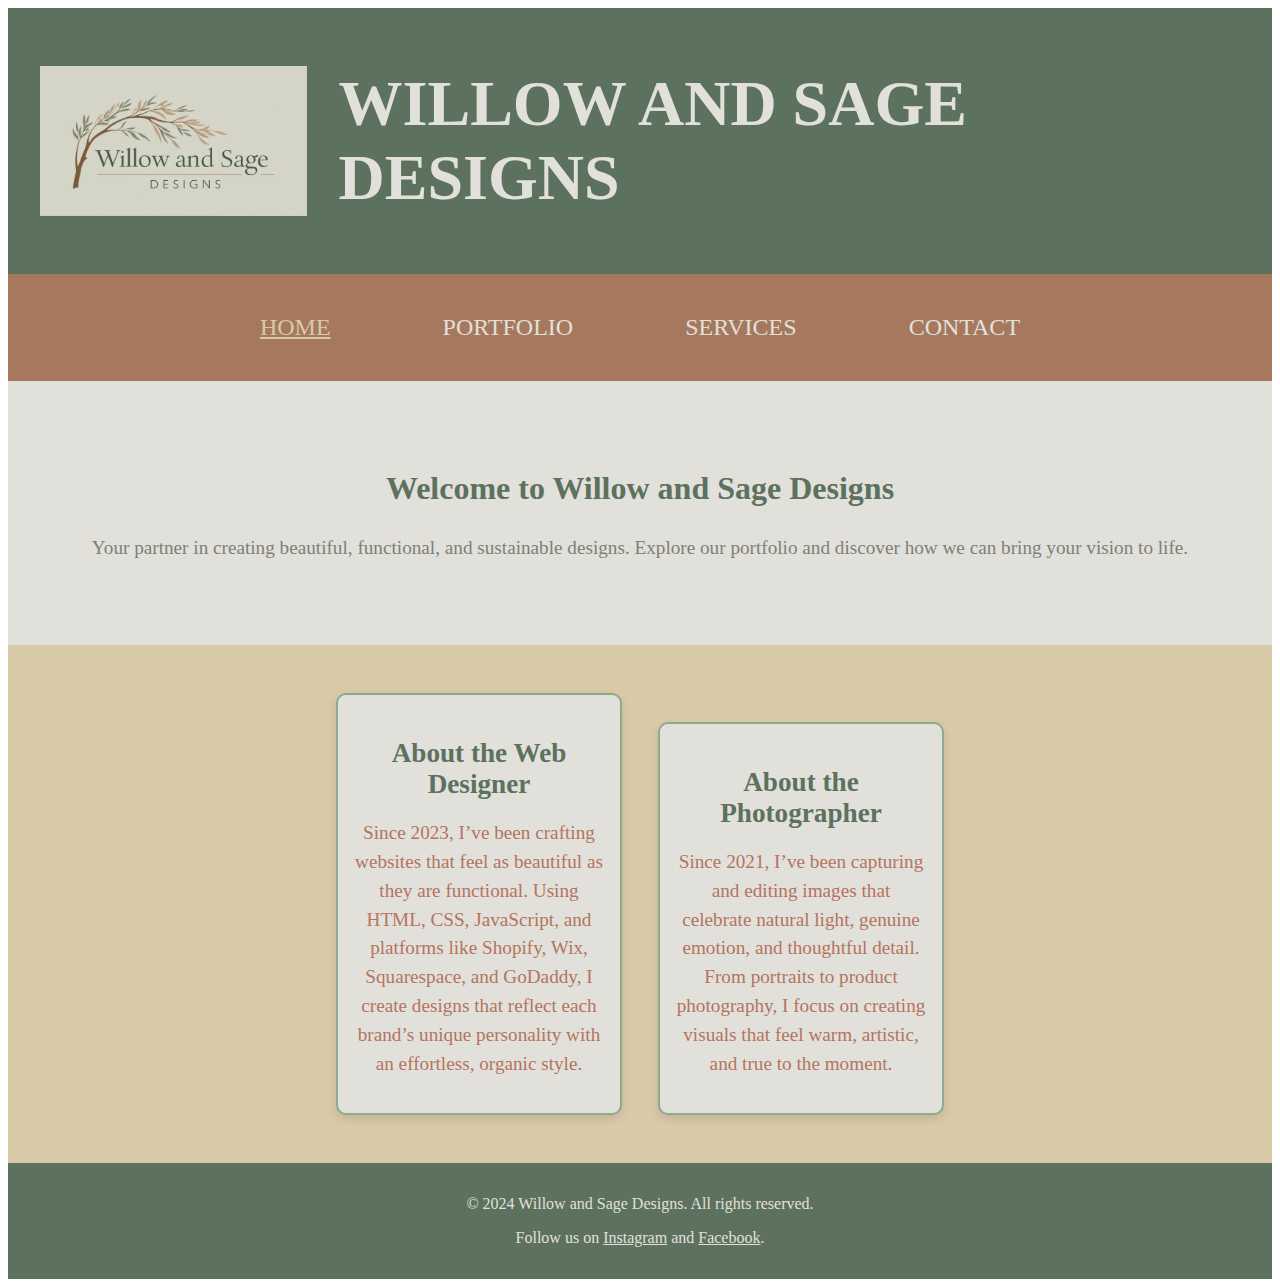
<file: index.html>
<!DOCTYPE html>
<html>
  <head>
    <title>Willow and Sage Designs</title>
    <link rel="stylesheet" href="styles.css">
  </head>
  <body>
    <header class="header">
      <img src="/Willow and Sage Designs logo NEW.jpg" alt="Willow and Sage Designs Logo" class="logo">
      <h1 class="main-heading">WILLOW AND SAGE DESIGNS</h1>
    </header>
    <nav class="navigation">
      <ul>
        <li><a href="index.html" id="active">HOME</a></li>
        <li><a href="portfolio.html">PORTFOLIO</a></li>
        <li class="dropdown">
          <a href="services.html" class="dropbtn">SERVICES</a>
          <ul class="dropdown-content">
            <li><a href="websites.html">WEBSITES</a></li>
            <li><a href="photography.html">PHOTOGRAPHY</a></li>
          </ul>
        </li>
        <li><a href="contact.html">CONTACT</a></li>
      </ul>
    </nav>
    <main class="content">
      <section class="intro">
        <h2 class="sub-heading">Welcome to Willow and Sage Designs</h2>
        <p class="body-text">Your partner in creating beautiful, functional, and sustainable designs. Explore our portfolio and discover how we can bring your vision to life.</p>
      </section>
      <section class="designer-infos">
        <section class="designer-info">
          <h3 class="sub-heading">About the Web Designer</h3>
          <p class="body-text">Since 2023, I’ve been crafting websites that feel as beautiful as they are functional. Using HTML, CSS, JavaScript, and platforms like Shopify, Wix, Squarespace, and GoDaddy, I create designs that reflect each brand’s unique personality with an effortless, organic style.</p>
        </section>
        <section class="designer-info">
          <h3 class="sub-heading">About the Photographer</h3>
          <p class="body-text">Since 2021, I’ve been capturing and editing images that celebrate natural light, genuine emotion, and thoughtful detail. From portraits to product photography, I focus on creating visuals that feel warm, artistic, and true to the moment.</p>
        </section>
      </section>
    </main>
    <footer class="footer">
      <p class="footer-text">© 2024 Willow and Sage Designs. All rights reserved.</p>
      <p class="footer-text">Follow us on 
        <a href="https://www.instagram.com/willowandsage.designs" target="_blank">Instagram</a> and  
        <a href="https://www.facebook.com/willowandsagedesigns" target="_blank">Facebook</a>.</p>
    </footer>
  </body>
</html>
</file>
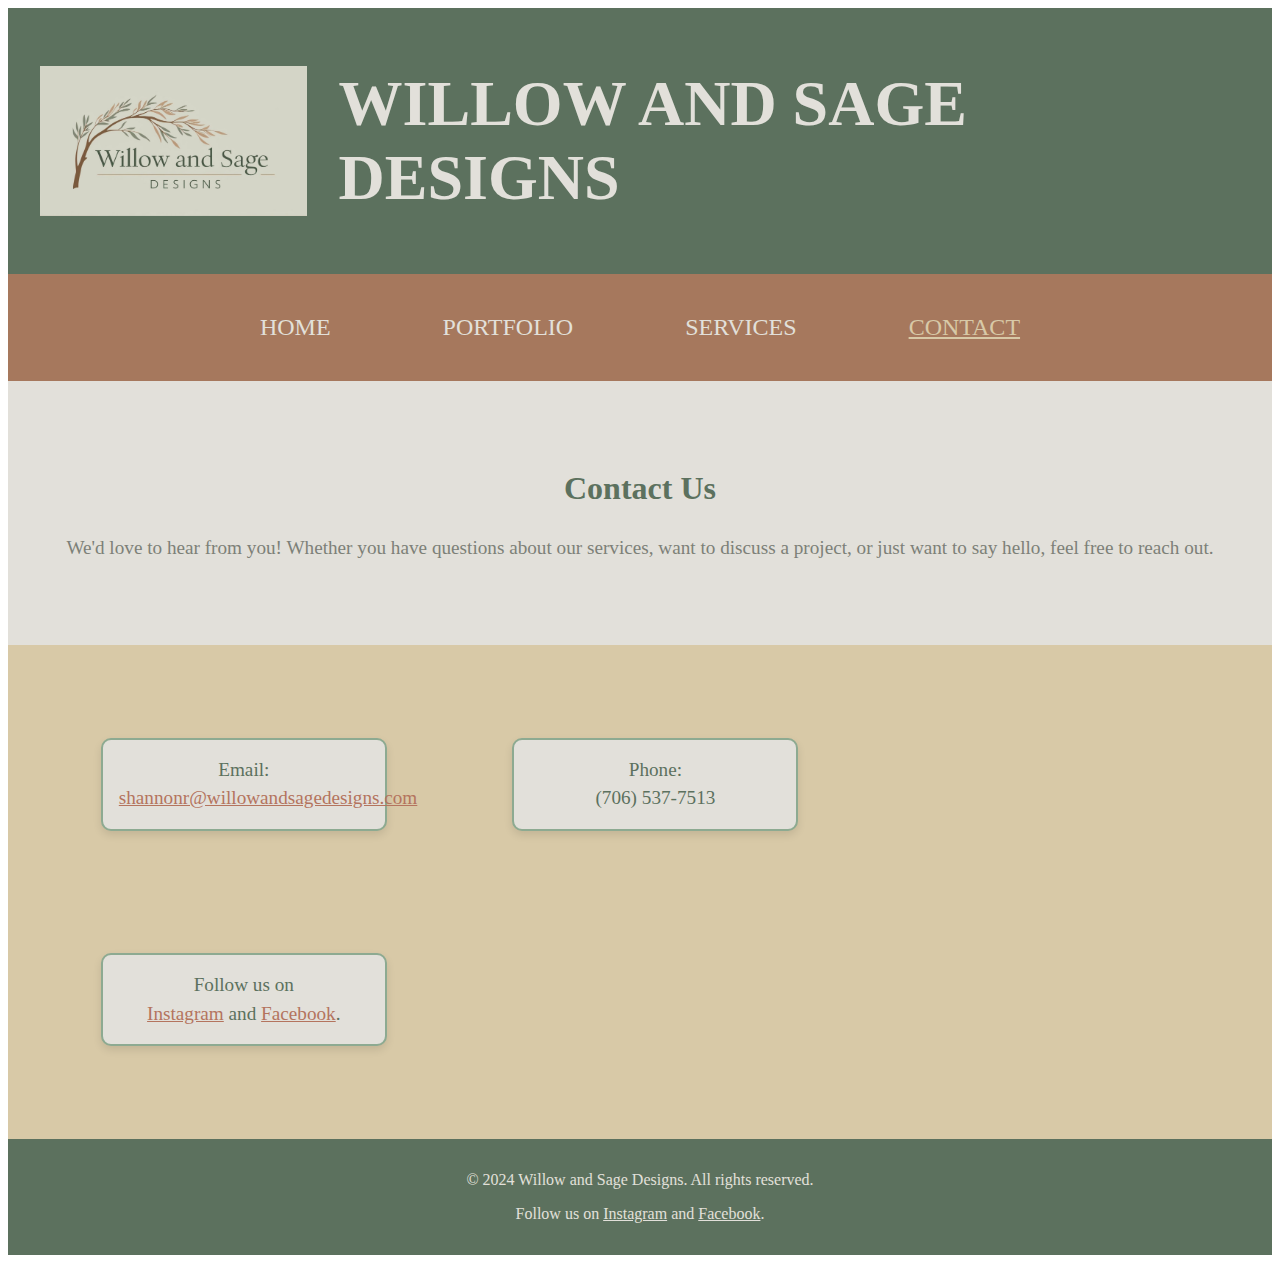
<file: contact.html>
<!DOCTYPE html>
<html>
  <head>
    <link rel="stylesheet" href="styles.css">
    <title>Willow and Sage Designs</title>
  </head>
  <body>
    <header class="header">
      <img src="/Willow and Sage Designs logo NEW.jpg" alt="Willow and Sage Designs Logo" class="logo">
      <h1 class="main-heading">WILLOW AND SAGE DESIGNS</h1>
    </header>
    <nav class="navigation">
      <ul>
        <li><a href="index.html">HOME</a></li>
        <li><a href="portfolio.html">PORTFOLIO</a></li>
        <li class="dropdown">
          <a href="services.html" class="dropbtn">SERVICES</a>
          <ul class="dropdown-content">
            <li><a href="websites.html">WEBSITES</a></li>
            <li><a href="photography.html">PHOTOGRAPHY</a></li>
          </ul>
        </li>
        <li><a href="contact.html" id="active">CONTACT</a></li>
      </ul>
    </nav>
    <main class="content">
      <section class="intro">
        <h2 class="sub-heading">Contact Us</h2>
        <p class="body-text">We'd love to hear from you! Whether you have questions about our services, want to discuss a project, or just want to say hello, feel free to reach out.</p>
      </section>
      <section class="contact-info">
        <p class="contact-text">Email: <a href="mailto:shannonr@willowandsagedesigns.com?subject=Free Quote Request&body=Hi Shannon,%0D%0A%0D%0AI’m interested in learning more about your services. Here are some details about my project:%0D%0A%0D%0A">shannonr@willowandsagedesigns.com</a></p>
        <p class="contact-text">Phone: <br> (706) 537-7513</p>
        <p class="contact-text">Follow us on <br> 
          <a href="https://www.instagram.com/willowandsage.designs" target="_blank">Instagram</a> and 
          <a href="https://www.facebook.com/willowandsagedesigns" target="_blank">Facebook</a>.</p>
      </section>
    </main>
    <footer class="footer">
      <p class="footer-text">© 2024 Willow and Sage Designs. All rights reserved.</p>
      <p class="footer-text">Follow us on 
        <a href="https://www.instagram.com/willowandsage.designs" target="_blank">Instagram</a> and  
        <a href="https://www.facebook.com/willowandsagedesigns" target="_blank">Facebook</a>.</p>
    </footer>
  </body>
</html>
</file>
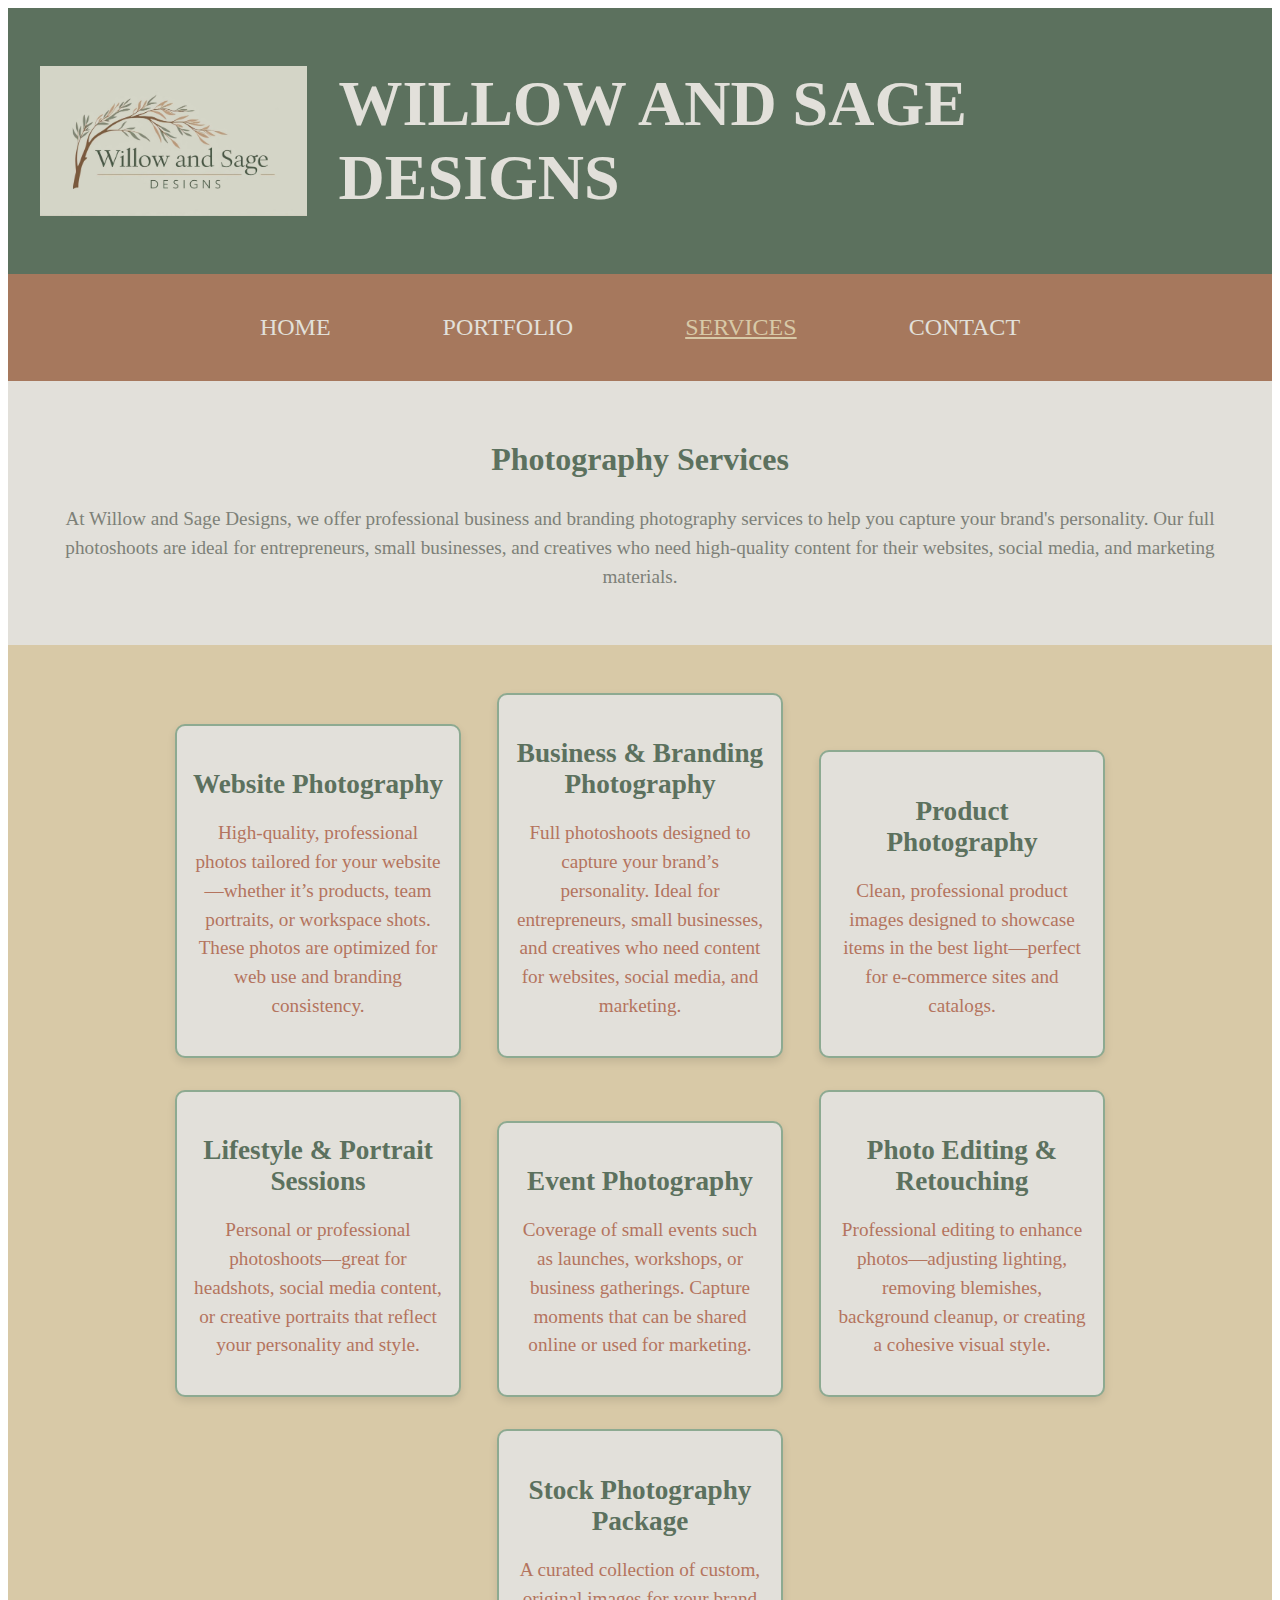
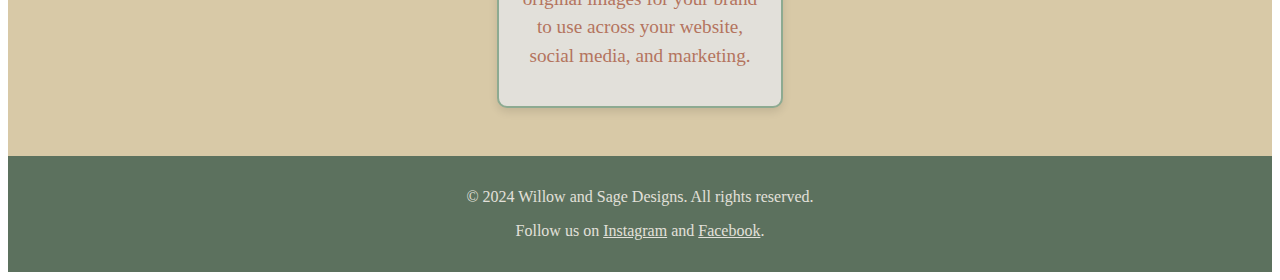
<file: photography.html>
<!DOCTYPE html>
<html>
  <head>
    <title>Willow and Sage Designs</title>
    <link rel="stylesheet" href="styles.css">
  </head>
  <body>
    <header class="header">
      <img src="/Willow and Sage Designs logo NEW.jpg" alt="Willow and Sage Designs Logo" class="logo">
      <h1 class="main-heading">WILLOW AND SAGE DESIGNS</h1>
    </header>
    <nav class="navigation">
      <ul>
        <li><a href="index.html">HOME</a></li>
        <li><a href="portfolio.html">PORTFOLIO</a></li>
        <li class="dropdown">
          <a href="services.html" class="dropbtn" id="active">SERVICES</a>
            <ul class="dropdown-content">
              <li><a href="websites.html">WEBSITES</a></li>
              <li><a href="photography.html">PHOTOGRAPHY</a></li>
            </ul>
        </li>
        <li><a href="contact.html">CONTACT</a></li>
      </ul>
    </nav>
    <main class="content">
      <section class="intro">
        <h2 class="sub-heading">Photography Services</h2>
        <p class="body-text">At Willow and Sage Designs, we offer professional business and branding photography services to help you capture your brand's personality. Our full photoshoots are ideal for entrepreneurs, small businesses, and creatives who need high-quality content for their websites, social media, and marketing materials.</p>
      </section>
      <section class="services">
        <section class="service">
          <h3 class="service-title">Website Photography</h3>
          <p class="service-bio">High-quality, professional photos tailored for your website—whether it’s products, team portraits, or workspace shots. These photos are optimized for web use and branding consistency.</p>
        </section>
        <section class="service">
          <h3 class="service-title">Business & Branding Photography</h3>
          <p class="service-bio">Full photoshoots designed to capture your brand’s personality. Ideal for entrepreneurs, small businesses, and creatives who need content for websites, social media, and marketing.</p>
        </section>
        <section class="service">
          <h3 class="service-title">Product Photography</h3>
          <p class="service-bio">Clean, professional product images designed to showcase items in the best light—perfect for e-commerce sites and catalogs.</p>
        </section>
        <section class="service">
          <h3 class="service-title">Lifestyle & Portrait Sessions</h3>
          <p class="service-bio">Personal or professional photoshoots—great for headshots, social media content, or creative portraits that reflect your personality and style.</p>
        </section>
        <section class="service">
          <h3 class="service-title">Event Photography</h3> 
          <p class="service-bio">Coverage of small events such as launches, workshops, or business gatherings. Capture moments that can be shared online or used for marketing.</p>   
        </section>
        <section class="service">
          <h3 class="service-title">Photo Editing & Retouching</h3>
          <p class="service-bio">Professional editing to enhance photos—adjusting lighting, removing blemishes, background cleanup, or creating a cohesive visual style.</p>
        </section>
        <section class="service">
          <h3 class="service-title">Stock Photography Package</h3>
          <p class="service-bio">A curated collection of custom, original images for your brand to use across your website, social media, and marketing.</p>
        </section>
      </section>
      </main>
      <footer class="footer">
        <p class="footer-text">© 2024 Willow and Sage Designs. All rights reserved.</p>
        <p class="footer-text">Follow us on 
        <a href="https://www.instagram.com/willowandsagedesigns" target="_blank">Instagram</a> and  
        <a href="https://www.facebook.com/willowandsagedesigns" target="_blank">Facebook</a>.</p>
      </footer>
  </body>
</html>
</file>
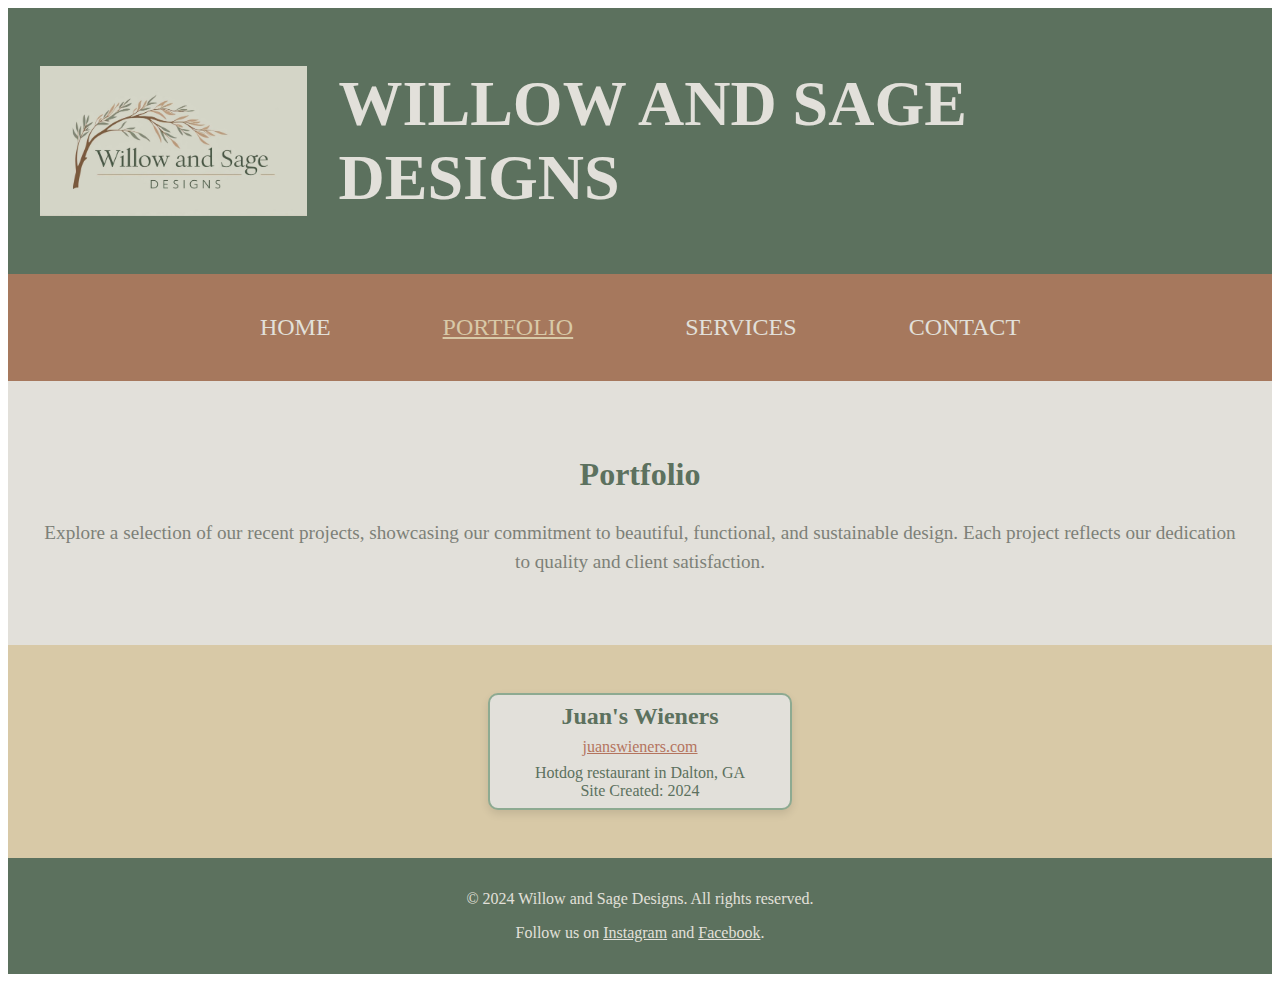
<file: portfolio.html>
<!DOCTYPE html>
<html>
  <head>
    <link rel="stylesheet" href="styles.css">
    <title>Willow and Sage</title>
  </head>
  <body>
    <header class="header">
      <img src="/Willow and Sage Designs logo NEW.jpg" alt="Willow and Sage Designs Logo" class="logo">
      <h1 class="main-heading">WILLOW AND SAGE DESIGNS</h1>
    </header>
    <nav class="navigation">
      <ul>
        <li><a href="index.html">HOME</a></li>
        <li><a href="portfolio.html" id="active">PORTFOLIO</a></li>
        <li class="dropdown">
          <a href="services.html" class="dropbtn">SERVICES</a>
          <ul class="dropdown-content">
            <li><a href="websites.html">WEBSITES</a></li>
            <li><a href="photography.html">PHOTOGRAPHY</a></li>
          </ul>
        </li>
        <li><a href="contact.html">CONTACT</a></li>
      </ul>
    </nav>
    <main class="content">
      <section class="intro">
        <h2 class="sub-heading">Portfolio</h2>
        <p class="body-text">Explore a selection of our recent projects, showcasing our commitment to beautiful, functional, and sustainable design. Each project reflects our dedication to quality and client satisfaction.</p>
      </section>
      <section class="portfolio-gallery">
        <section class="gallery-item">
          <h3 class="gallery-item-title">Juan's Wieners</h3>
          <a href="https://juanswieners.com" target="_blank" class="gallery-item-link">juanswieners.com</a>
          <p class="gallery-item-text">Hotdog restaurant in Dalton, GA <br> Site Created: 2024</p>
        </section>
      </section>
    </main>
    <footer class="footer">
      <p class="footer-text">© 2024 Willow and Sage Designs. All rights reserved.</p>
      <p class="footer-text">Follow us on 
        <a href="https://www.instagram.com/willowandsage.designs" target="_blank">Instagram</a> and  
        <a href="https://www.facebook.com/willowandsagedesigns" target="_blank">Facebook</a>.</p>
    </footer>
  </body>
</html>
</file>
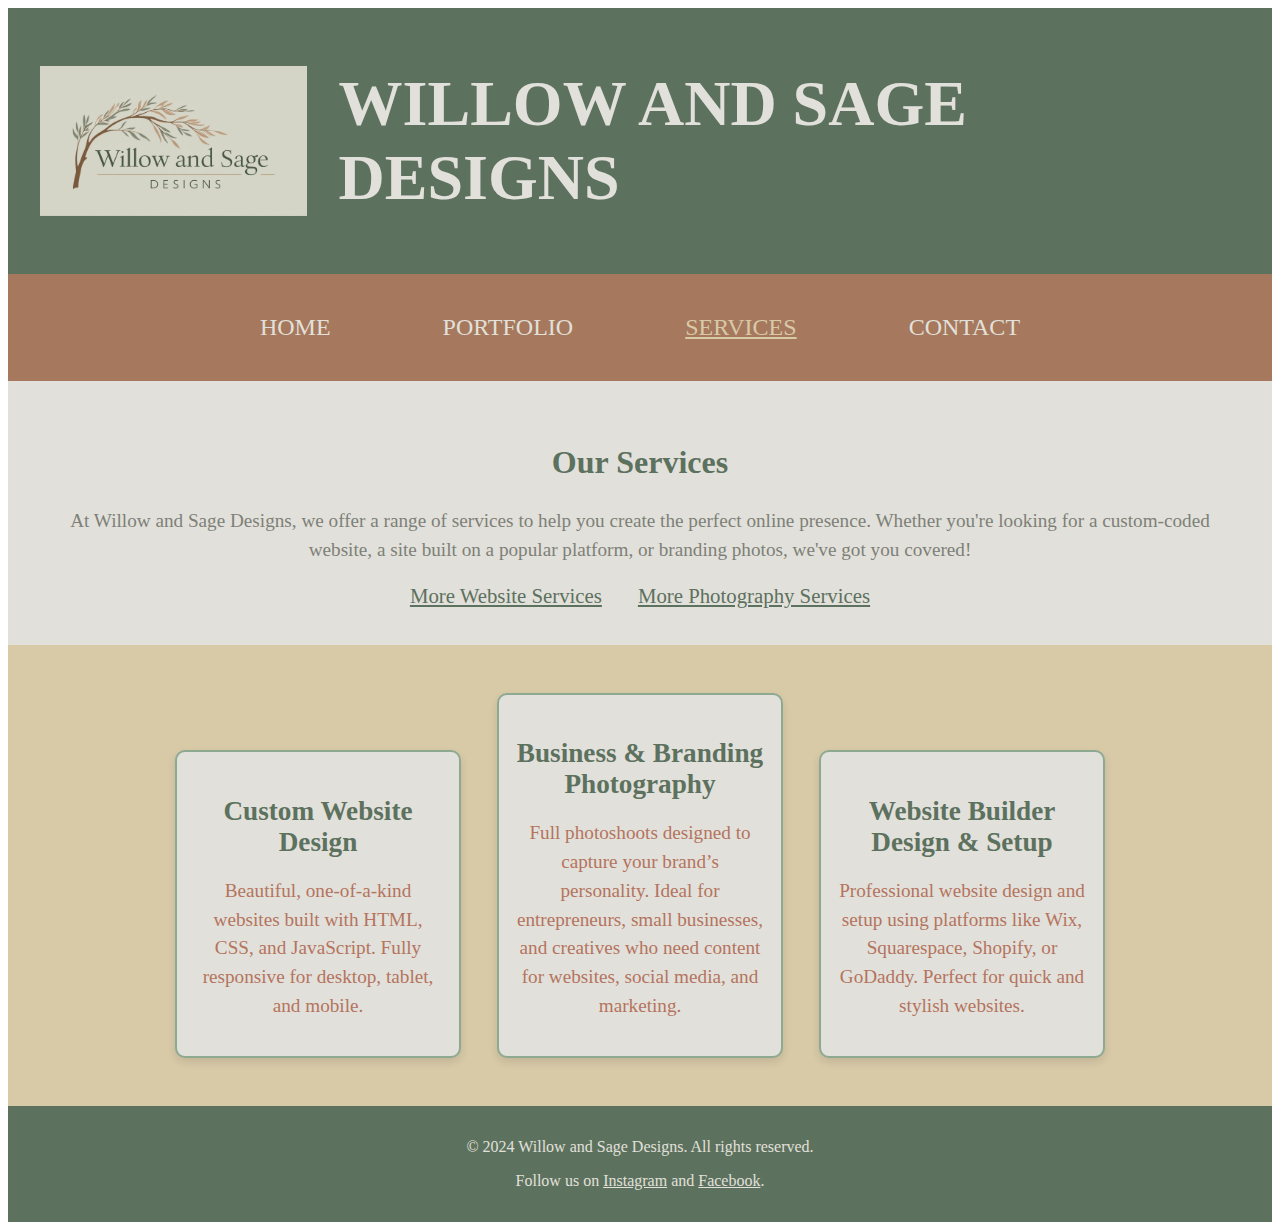
<file: services.html>
<!DOCTYPE html>
<html>
  <head>
    <link rel="stylesheet" href="styles.css">
    <title>Willow and Sage Designs -- Services</title>
  </head>
  <body>
    <header class="header">
      <img src="/Willow and Sage Designs logo NEW.jpg" alt="Willow and Sage Designs Logo" class="logo">
      <h1 class="main-heading">WILLOW AND SAGE DESIGNS</h1>
    </header>
    <nav class="navigation">
      <ul>
        <li><a href="index.html">HOME</a></li>
        <li><a href="portfolio.html">PORTFOLIO</a></li>
        <li class="dropdown">
          <a href="services.html" class="dropbtn" id="active">SERVICES</a>
          <ul class="dropdown-content">
            <li><a href="websites.html">WEBSITES</a></li>
            <li><a href="photography.html">PHOTOGRAPHY</a></li>
          </ul>
        </li>
        <li><a href="contact.html">CONTACT</a></li>
      </ul>
    </nav>
    <main class="content">
      <section class="intro">
        <h2 class="sub-heading">Our Services</h2>
          <p class="body-text">At Willow and Sage Designs, we offer a range of services to help you create the perfect online presence. Whether you're looking for a custom-coded website, a site built on a popular platform, or branding photos, we've got you covered!</p>
          <a href="websites.html" class="service-link">More Website Services</a>
          <a href="photography.html" class="service-link">More Photography Services</a>
      </section>
      <section class="featured-services">
        <section class="service">
          <h3 class="service-title">Custom Website Design</h3>
          <p class="service-bio">Beautiful, one-of-a-kind websites built with HTML, CSS, and JavaScript. Fully responsive for desktop, tablet, and mobile.</p>
        </section>
        <section class="service">
          <h3 class="service-title">Business & Branding Photography</h3>
          <p class="service-bio">Full photoshoots designed to capture your brand’s personality. Ideal for entrepreneurs, small businesses, and creatives who need content for websites, social media, and marketing.</p>
        </section>
        <section class="service">
          <h3 class="service-title">Website Builder Design & Setup</h3>
          <p class="service-bio">Professional website design and setup using platforms like Wix, Squarespace, Shopify, or GoDaddy. Perfect for quick and stylish websites.</p>
        </section>
      </section>
    </main>
    <footer class="footer">
      <p class="footer-text">© 2024 Willow and Sage Designs. All rights reserved.</p>
      <p class="footer-text">Follow us on 
        <a href="https://www.instagram.com/willowandsage.designs" target="_blank">Instagram</a> and  
        <a href="https://www.facebook.com/willowandsagedesigns" target="_blank">Facebook</a>.</p>
    </footer>
  </body>
</html>
</file>
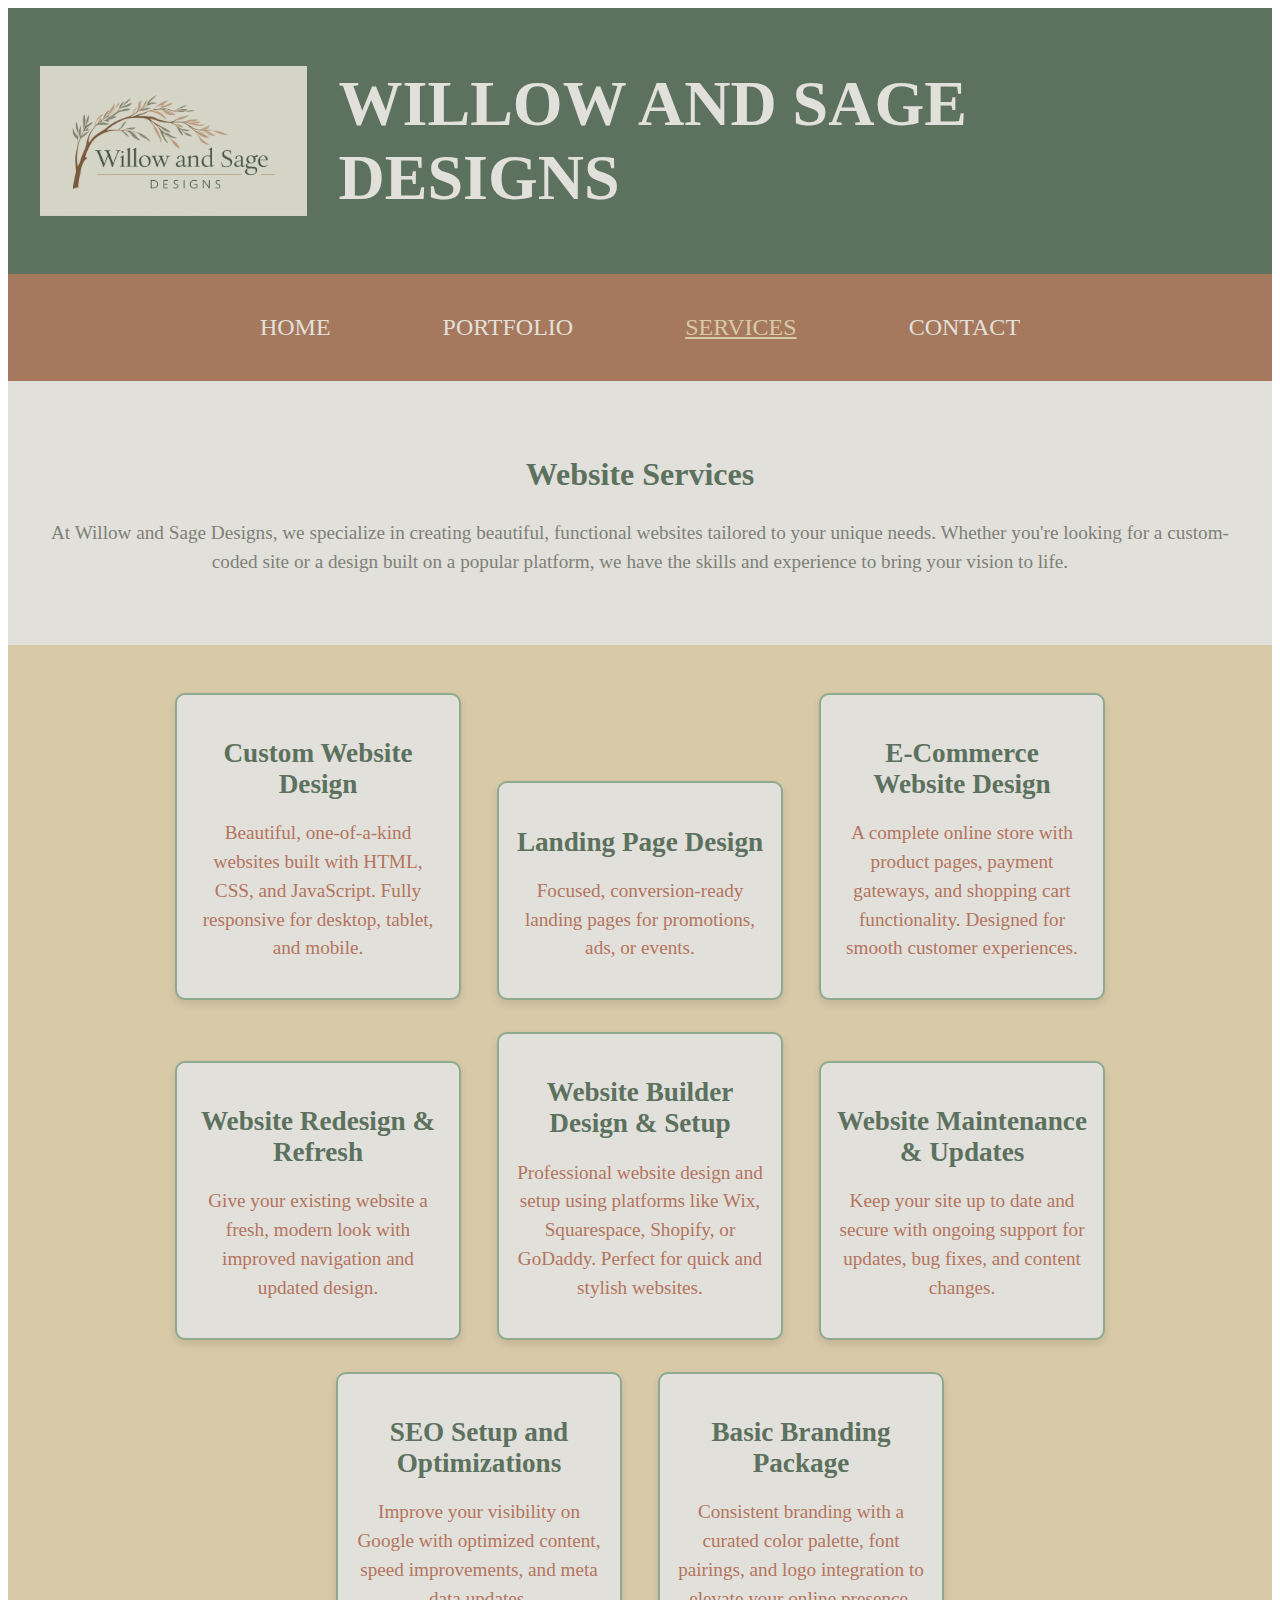
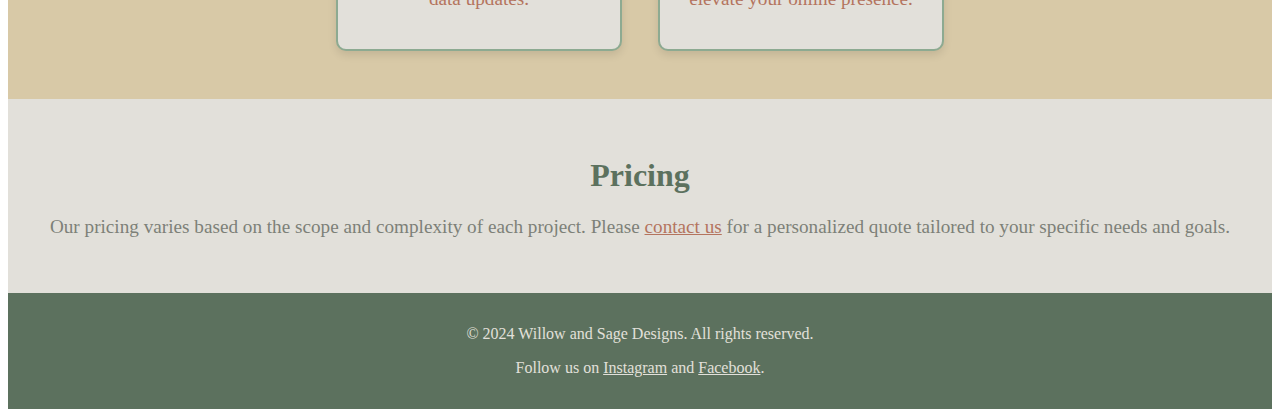
<file: websites.html>
<!DOCTYPE html>
<html>
  <head>
    <title>Willow and Sage Designs -- Website Services</title>
    <link rel="stylesheet" href="styles.css">
  </head>
  <body>
    <header class="header">
      <img src="/Willow and Sage Designs logo NEW.jpg" alt="Willow and Sage Designs Logo" class="logo">
      <h1 class="main-heading">WILLOW AND SAGE DESIGNS</h1>
    </header>
    <nav class="navigation">
      <ul>
        <li><a href="index.html">HOME</a></li>
        <li><a href="portfolio.html">PORTFOLIO</a></li>
        <li class="dropdown">
          <a href="services.html" class="dropbtn" id="active">SERVICES</a>
          <ul class="dropdown-content">
            <li><a href="websites.html">WEBSITES</a></li>
            <li><a href="photography.html">PHOTOGRAPHY</a></li>
          </ul>
        </li>
        <li><a href="contact.html">CONTACT</a></li>
      </ul>
    </nav>
    <main class="content">
      <section class="intro">
        <h2 class="sub-heading">Website Services</h2>
        <p class="body-text">At Willow and Sage Designs, we specialize in creating beautiful, functional websites tailored to your unique needs. Whether you're looking for a custom-coded site or a design built on a popular platform, we have the skills and experience to bring your vision to life.</p>
      </section>
      <section class="services">
        <section class="service">
          <h3 class="service-title">Custom Website Design</h3>
          <p class="service-bio">Beautiful, one-of-a-kind websites built with HTML, CSS, and JavaScript. Fully responsive for desktop, tablet, and mobile.</p>
        </section>
        <section class="service">
          <h3 class="service-title">Landing Page Design</h3>
          <p class="service-bio">Focused, conversion-ready landing pages for promotions, ads, or events.</p>
        </section>
        <section class="service">
          <h3 class="service-title">E-Commerce Website Design</h3>
          <p class="service-bio">A complete online store with product pages, payment gateways, and shopping cart functionality. Designed for smooth customer experiences.</p>
        </section>
        <section class="service">
          <h3 class="service-title">Website Redesign & Refresh</h3>
          <p class="service-bio">Give your existing website a fresh, modern look with improved navigation and updated design.</p>
        </section>
        <section class="service">
          <h3 class="service-title">Website Builder Design & Setup</h3>
          <p class="service-bio">Professional website design and setup using platforms like Wix, Squarespace, Shopify, or GoDaddy. Perfect for quick and stylish websites.</p>
        </section>
        <section class="service">
          <h3 class="service-title">Website Maintenance & Updates</h3>
          <p class="service-bio">Keep your site up to date and secure with ongoing support for updates, bug fixes, and content changes.</p>
        </section>
        <section class="service">
          <h3 class="service-title">SEO Setup and Optimizations</h3>
          <p class="service-bio">Improve your visibility on Google with optimized content, speed improvements, and meta data updates.</p>
        </section>
        <section class="service">
          <h3 class="service-title">Basic Branding Package</h3>
          <p class="service-bio">Consistent branding with a curated color palette, font pairings, and logo integration to elevate your online presence.</p>
        </section>
      </section>
      <section class="pricing">
        <h2 class="sub-heading">Pricing</h2>
        <p class="body-text">Our pricing varies based on the scope and complexity of each project. Please <a href="mailto:shannonr@willowandsagedesigns.com?subject=Free Quote Request&body=Hi Shannon,%0D%0A%0D%0AI’m interested in learning more about your services. Here are some details about my project:%0D%0A%0D%0A" class="contact-link">contact us</a> for a personalized quote tailored to your specific needs and goals.</p>
      </section>
    </main>
    <footer class="footer">
      <p class="footer-text">© 2024 Willow and Sage Designs. All rights reserved.</p>
      <p class="footer-text">Follow us on 
        <a href="https://www.instagram.com/willowandsage.designs" target="_blank">Instagram</a> and  
        <a href="https://www.facebook.com/willowandsagedesigns" target="_blank">Facebook</a>.</p>
    </footer>
  </body>
</html>
</file>
<file: styles.css>
:root {
  --color-muted-sage: #8DAA91;
  --color-forest-green: #5C715E;
  --color-clay-brown: #A6785D;
  --color-warm-sand: #D8C9A7;
  --color-terracotta: #B4745E;
  --color-stone-gray: #7D8078;
  --color-pebble-gray: #E2E0DA;
}

.header {
    display: flex;
    justify-content: space-evenly;
    align-items: center;
    padding: 1rem 2rem;
    font-size: 2rem;
    font-weight: 700;
    background-color: var(--color-forest-green);
    color: var(--color-pebble-gray);
}

.logo {
    height: 150px;
    width: auto;
    padding-right: 2rem;
}

.navigation {
    text-align: center;
    background-color: var(--color-clay-brown);
}

.navigation ul {
    list-style: none;
    display: flex;
    justify-content: center;
    align-items: center;
    margin: 0;
    padding: 0;
    gap: 1rem;
}

.navigation li {
    position: relative;
}

.navigation ul li ul {
    display: none;
}

.navigation ul li:hover > ul {
    display: block;
}

.navigation a {
    display: block;
    text-decoration: none;
    color: var(--color-pebble-gray);
    margin: 2rem;
    padding: 0.5rem 1rem;
    font-size: 1.5rem;
    cursor: pointer;
}

.navigation a:hover {
    color: var(--color-warm-sand);
}

#active {
  color: var(--color-warm-sand);
  text-decoration: underline;
}

.dropdown {
    flex: none;
    position: relative;
}

.dropdown.open .dropdown-content {
    display: block;
}

.dropdown-content {
    width: max-content;
}

.dropdown-content {
    display: none;
    position: absolute;
    background-color: var(--color-clay-brown);
    width: max-content;
    min-width: 140px;
    z-index: 1;
    top: 100%;
    left: 50%;
    transform: translateX(-50%);
}

.dropdown-content li a {
    padding: 12px 16px;
}

.dropdown-content li a:hover {
    background-color: var(--color-warm-sand);
    color: var(--color-forest-green);
}

.dropdown:hover .dropdown-content {
    display: block;
}

.content {
    flex: 1;
    background-color: var(--color-pebble-gray);
    z-index: 0;
}

.intro {
    min-height: 200px;
    text-align: center;
    align-content: center;
    padding: 2rem;
    color: var(--color-forest-green);
}

.sub-heading {
    font-size: 2rem;
}

.body-text {
    font-size: 1.2rem;
    line-height: 1.5;
    color: var(--color-stone-gray);
}

.footer {
    background-color: var(--color-forest-green);
    color: var(--color-pebble-gray);
    text-align: center;
    padding: 1rem;
}

.footer a {
    color: var(--color-pebble-gray);
    cursor: pointer;
}

.footer a:hover {
    color: var(--color-warm-sand);
}

.portfolio-gallery {
    display: flex;
    flex-wrap: wrap;
    justify-content: space-around;
    background-color: var(--color-warm-sand);
    padding: 2rem;
}

.gallery-item {
    width: 300px;
    margin: 1rem;
    background-color: var(--color-pebble-gray);
    border: 2px solid var(--color-muted-sage);
    border-radius: 10px;
    overflow: auto;
    box-shadow: 0 4px 8px rgba(0, 0, 0, 0.1);
    text-align: center;
}

.gallery-item-title {
    font-size: 1.5rem;
    color: var(--color-forest-green);
    margin-top: 0.5rem;
    margin-bottom: 0.5rem;
}

.gallery-item-text {
    font-size: 1rem;
    color: var(--color-forest-green);
    margin-top: 0.5rem;
    margin-bottom: 0.5rem;
}

.gallery-item-link {
    font-size: 1rem;
    color: var(--color-terracotta);
    margin-top: 0.5rem;
    margin-bottom: 0.5rem;
    text-decoration: underline;
    cursor: pointer;
}

.featured-services {
    background-color: var(--color-warm-sand);
    padding: 2rem;
    text-align: center;
}

.designer-infos {
    background-color: var(--color-warm-sand);
    padding: 2rem;
    text-align: center;
}

.designer-info {
    display: inline-block;
    width: 250px;
    margin: 1rem;
    padding: 1rem;
    border: 2px solid var(--color-muted-sage);
    border-radius: 10px;
    box-shadow: 0 4px 8px rgba(0, 0, 0, 0.1);
    background-color: var(--color-pebble-gray);
}

.designer-info .sub-heading {
    font-size: 1.7rem;
    color: var(--color-forest-green);
    margin-bottom: 0.5rem;
}

.designer-info .body-text {
    font-size: 1.2rem;
    color: var(--color-terracotta);
    line-height: 1.5;
}

.services {
    background-color: var(--color-warm-sand);
    padding: 2rem;
    text-align: center;
}

.service {
    display: inline-block;
    width: 250px;
    margin: 1rem;
    padding: 1rem;
    border: 2px solid var(--color-muted-sage);
    border-radius: 10px;
    box-shadow: 0 4px 8px rgba(0, 0, 0, 0.1);
    background-color: var(--color-pebble-gray);
}

.service-title {
    font-size: 1.7rem;
    color: var(--color-forest-green);
    margin-bottom: 0.5rem;
}

.service-bio {
    font-size: 1.2rem;
    color: var(--color-terracotta);
    line-height: 1.5;
}

.service-link {
    font-size: 1.3rem;
    display: inline;
    color: var(--color-forest-green);
    margin-top: 0.5rem;
    margin-bottom: 0.5rem;
    padding: 1rem;
    text-decoration: underline;
    cursor: pointer;
}

.service-link:hover {
    color: var(--color-terracotta);
}

.pricing {
    padding: 2rem;
    text-align: center;
}

.pricing .sub-heading {
    color: var(--color-forest-green);
    margin-bottom: 1rem;
}

.contact-link {
    color: var(--color-terracotta);
    text-decoration: underline;
    cursor: pointer;
}

.contact-info {
    background-color: var(--color-warm-sand);
    padding: 2rem;
}

.contact-text{
    display: inline-block;
    width: 250px;
    margin: 3.8rem;
    padding: 1rem;
    border: 2px solid var(--color-muted-sage);
    border-radius: 10px;
    box-shadow: 0 4px 8px rgba(0, 0, 0, 0.1);
    background-color: var(--color-pebble-gray);
    color: var(--color-forest-green);
    font-size: 1.2rem;
    line-height: 1.5;
    text-align: center;
}

.contact-info a {
    color: var(--color-terracotta);
    text-decoration: underline;
    cursor: pointer;
}

.contact-form {
    display: inline-block;
    width: 1135px;
    margin: 3.8rem;
    padding: 1rem;
    border: 2px solid var(--color-muted-sage);
    border-radius: 10px;
    box-shadow: 0 4px 8px rgba(0, 0, 0, 0.1);
    background-color: var(--color-warm-sand);
    color: var(--color-forest-green);
    font-size: 1.2rem;
    line-height: 1.5;
    text-align: center;
}

.contact-title {
    font-size: 1.7rem;
    color: var(--color-forest-green);
    margin-bottom: 1rem;
}

.form-label {
    margin-bottom: 0.5rem;
    margin-right: 0.5rem;
    font-weight: bold;
    text-align: center;
    color: var(--color-terracotta);
}

.form-input {
    margin-right: 3rem;
    background-color: var(--color-pebble-gray);
    border: 2px solid var(--color-muted-sage);
    border-radius: 10px;
    box-shadow: 0 4px 8px rgba(0, 0, 0, 0.1);
    padding: 0.5rem;
    font-size: 1rem;
    color: var(--color-forest-green );
}

.form-textarea {
    background-color: var(--color-pebble-gray);
    border: 2px solid var(--color-muted-sage);
    border-radius: 10px;
    box-shadow: 0 4px 8px rgba(0, 0, 0, 0.1);
    margin-top: 2rem;
    font-size: 1rem;
    color: var(--color-forest-green );
    width: 500px;
    height: 100px;
}

.form-button {
    background-color: var(--color-muted-sage);
    color: var(--color-pebble-gray);
    border: none;
    padding: 0.5rem 1rem;
    margin-bottom: 1rem;
    margin-top: 1rem;
    font-size: 1rem;
    cursor: pointer;
    border-radius: 10px;
}

.form-button:hover {
    background-color: var(--color-terracotta);
}

/* Small screens - mobile/tablet */
@media (max-width: 768px) {
    .header {
        flex-direction: column;
        padding: 1rem;
        font-size: 1.5rem;
    }

    .logo {
        height: 100px;
        padding-right: 0;
        margin-bottom: 1rem;
    }

    .navigation ul {
        flex-direction: column;
        gap: 0;
    }

    .navigation a {
        margin: 0.5rem 0;
        font-size: 1.2rem;
        padding: 0.5rem;
    }

    .designer-bio {
        flex-direction: column;
        height: auto;
    }

    .designer-bio .body-text {
        width: 90%;
        line-height: 2;
    }

    .designer-photo {
        height: 250px;
        margin-bottom: 1rem;
    }

    .portfolio-gallery {
        flex-direction: column;
        align-items: center;
        padding: 1rem;
    }

    .gallery-item {
        width: 90%;
        margin: 0.5rem 0;
    }

    .services .service {
        width: 90%;
        margin: 1rem 0;
    }

    .contact-text, .contact-form {
        width: 93%;
        margin: 2rem auto;
    }

    .form-input {
        width: 90%;
        margin-bottom: 1rem;
        margin-left: 1rem;
    }

    .form-textarea {
        width: 90%;
    }
}
</file>
